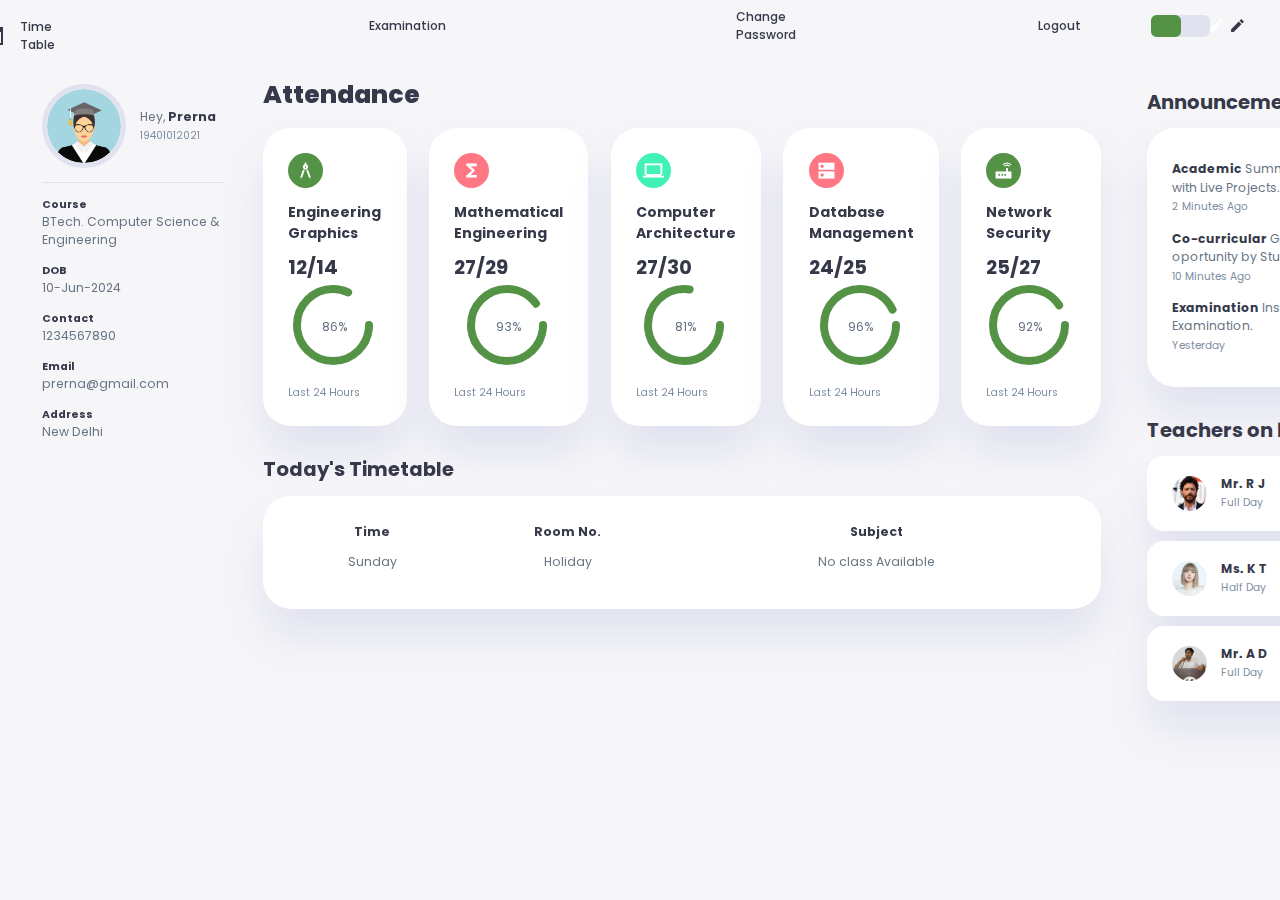
<file: dashboard/index.html>
<!DOCTYPE html>
<html lang="en">
<head>
    <meta charset="UTF-8">
    <meta http-equiv="X-UA-Compatible" content="IE=edge">
    <meta name="viewport" content="width=device-width, initial-scale=1.0">
    <title>Student Dashboard</title>
    <link rel="shortcut icon" href="/assets/log.jpg">
    <link href="https://fonts.googleapis.com/icon?family=Material+Icons+Sharp" rel="stylesheet">
    <link rel="stylesheet" href="style.css">
</head>
<body>
    <header>
        <div class="logo" title="University Management System">
            <img src="../assets/log.jpg" alt="">
            <h2>IGDTUW</h2>
        </div>
        <div class="navbar">
            <a href="index.html" class="active">
                <span class="material-icons-sharp">home</span>
                <h3>Home</h3>
            </a>
            <a href="timetable.html" onclick="timeTableAll()">
                <span class="material-icons-sharp">today</span>
                <h3>Time Table</h3>
            </a> 
            <a href="exam.html">
                <span class="material-icons-sharp">grid_view</span>
                <h3>Examination</h3>
            </a>
            <a href="password.html">
                <span class="material-icons-sharp">password</span>
                <h3>Change Password</h3>
            </a>
            <a href="../index.html">
                <span class="material-icons-sharp" onclick="">logout</span>
                <h3>Logout</h3>
            </a>
        </div>
        <div id="profile-btn">
            <span class="material-icons-sharp">person</span>
        </div>
        <div class="theme-toggler">
            <span class="material-icons-sharp active">light_mode</span>
            <span class="material-icons-sharp">dark_mode</span>
        </div>
        
    </header>
    <div class="container">
        <aside>
            <div class="profile">
                <div class="top">
                    <div class="profile-photo">
                        <img src="./images/Student_icon.svg.png" alt="">
                    </div>
                    <div class="info">
                        <p>Hey, <b>Prerna</b> </p>
                        <small class="text-muted">19401012021</small>
                    </div>
                </div>
                <div class="about">
                    <h5>Course</h5>
                    <p>BTech. Computer Science & Engineering</p>
                    <h5>DOB</h5>
                    <p>10-Jun-2024</p>
                    <h5>Contact</h5>
                    <p>1234567890</p>
                    <h5>Email</h5>
                    <p>prerna@gmail.com</p>
                    <h5>Address</h5>
                    <p>New Delhi</p>
                </div>
            </div>
        </aside>

        <main>
            <h1>Attendance</h1>
            <div class="subjects">
                <div class="eg">
                    <span class="material-icons-sharp">architecture</span>
                    <h3>Engineering Graphics</h3>
                    <h2>12/14</h2>
                    <div class="progress">
                        <svg><circle cx="38" cy="38" r="36"></circle></svg>
                        <div class="number"><p>86%</p></div>
                    </div>
                    <small class="text-muted">Last 24 Hours</small>
                </div>
                <div class="mth">
                    <span class="material-icons-sharp">functions</span>
                    <h3>Mathematical Engineering</h3>
                    <h2>27/29</h2>
                    <div class="progress">
                        <svg><circle cx="38" cy="38" r="36"></circle></svg>
                        <div class="number"><p>93%</p></div>
                    </div>
                    <small class="text-muted">Last 24 Hours</small>
                </div>
                <div class="cs">
                    <span class="material-icons-sharp">computer</span>
                    <h3>Computer Architecture</h3>
                    <h2>27/30</h2>
                    <div class="progress">
                        <svg><circle cx="38" cy="38" r="36"></circle></svg>
                        <div class="number"><p>81%</p></div>
                    </div>
                    <small class="text-muted">Last 24 Hours</small>
                </div>
                <div class="cg">
                    <span class="material-icons-sharp">dns</span>
                    <h3>Database Management</h3>
                    <h2>24/25</h2>
                    <div class="progress">
                        <svg><circle cx="38" cy="38" r="36"></circle></svg>
                        <div class="number"><p>96%</p></div>
                    </div>
                    <small class="text-muted">Last 24 Hours</small>
                </div>
                <div class="net">
                    <span class="material-icons-sharp">router</span>
                    <h3>Network Security</h3>
                    <h2>25/27</h2>
                    <div class="progress">
                        <svg><circle cx="38" cy="38" r="36"></circle></svg>
                        <div class="number"><p>92%</p></div>
                    </div>
                    <small class="text-muted">Last 24 Hours</small>
                </div>
            </div>

            <div class="timetable" id="timetable">
                <div>
                    <span id="prevDay">&lt;</span>
                    <h2>Today's Timetable</h2>
                    <span id="nextDay">&gt;</span>
                </div>
                <span class="closeBtn" onclick="timeTableAll()">X</span>
                <table>
                    <thead>
                        <tr>
                            <th>Time</th>
                            <th>Room No.</th>
                            <th>Subject</th>
                            <th></th>
                        </tr>
                    </thead>
                    <tbody></tbody>
                </table>
            </div>
        </main>

        <div class="right">
            <div class="announcements">
                <h2>Announcements</h2>
                <div class="updates">
                    <div class="message">
                        <p> <b>Academic</b> Summer training internship with Live Projects.</p>
                        <small class="text-muted">2 Minutes Ago</small>
                    </div>
                    <div class="message">
                        <p> <b>Co-curricular</b> Global internship oportunity by Student organization.</p>
                        <small class="text-muted">10 Minutes Ago</small>
                    </div>
                    <div class="message">
                        <p> <b>Examination</b> Instructions for Mid Term Examination.</p>
                        <small class="text-muted">Yesterday</small>
                    </div>
                </div>
            </div>

            <div class="leaves">
                <h2>Teachers on leave</h2>
                <div class="teacher">
                    <div class="profile-photo"><img src="./images/profile-2.jpeg" alt=""></div>
                    <div class="info">
                        <h3>Mr. R J</h3>
                        <small class="text-muted">Full Day</small>
                    </div>
                </div>
                <div class="teacher">
                    <div class="profile-photo"><img src="./images/profile-3.jpg" alt=""></div>
                    <div class="info">
                        <h3>Ms. K T</h3>
                        <small class="text-muted">Half Day</small>
                    </div>
                </div>
                <div class="teacher">
                    <div class="profile-photo"><img src="./images/profile-4.jpg" alt=""></div>
                    <div class="info">
                        <h3>Mr. A D</h3>
                        <small class="text-muted">Full Day</small>
                    </div>
                </div>
            </div>

        </div>
    </div>

    <script src="timeTable.js"></script>
    <script src="app.js"></script>
</body>
</html>
</file>
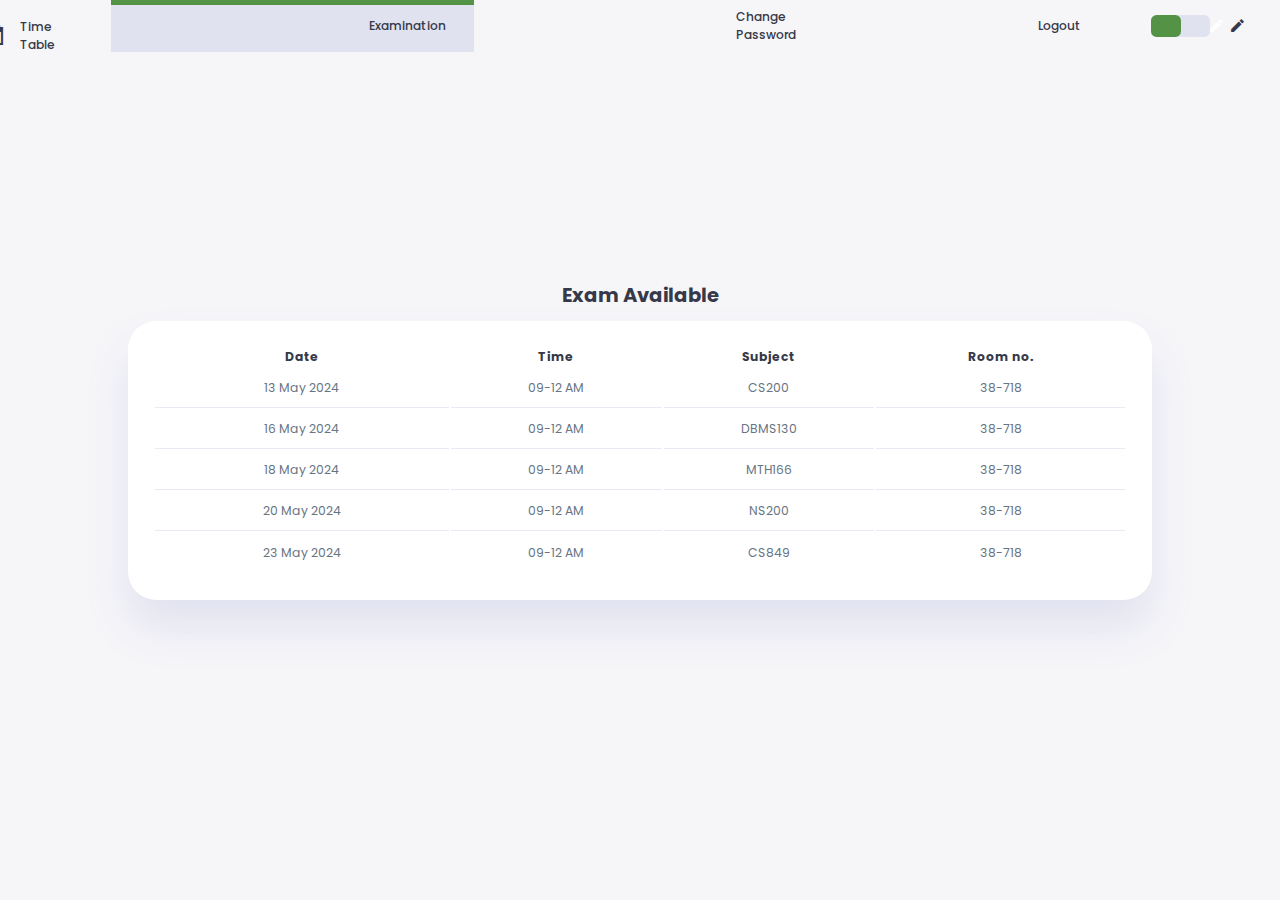
<file: dashboard/exam.html>
<!DOCTYPE html>
<html lang="en">
<head>
    <meta charset="UTF-8">
    <meta http-equiv="X-UA-Compatible" content="IE=edge">
    <meta name="viewport" content="width=device-width, initial-scale=1.0">
    <title>Student Dashboard</title>
    <link href="https://fonts.googleapis.com/icon?family=Material+Icons+Sharp" rel="stylesheet">
    <link rel="shortcut icon" href="./images/logo.png">
    <link rel="stylesheet" href="style.css">

    <style>
        body{overflow: hidden;}
        header{position: relative;}
        .exam{
            display: flex;
            align-items: center;
            justify-content: center;
            flex-direction: column;
            height: 80vh;
            width: 80%;
            margin: auto;
        }
    </style>
</head>
<body>
    <header>
        <div class="logo">
            <img src="/assets/log.jpg" alt="">
            <h2>IGDTUW</h2>
        </div>
        <div class="navbar">
            <a href="index.html">
                <span class="material-icons-sharp">home</span>
                <h3>Home</h3>
            </a>
            <a href="timetable.html" onclick="timeTableAll()">
                <span class="material-icons-sharp">today</span>
                <h3>Time Table</h3>
            </a> 
            <a href="exam.html" class="active">
                <span class="material-icons-sharp">grid_view</span>
                <h3>Examination</h3>
            </a>
            <a href="password.html">
                <span class="material-icons-sharp">password</span>
                <h3>Change Password</h3>
            </a>
            <a href="/index.html">
                <span class="material-icons-sharp">logout</span>
                <h3>Logout</h3>
            </a>
        </div>
        <div id="profile-btn" style="display: none;">
            <span class="material-icons-sharp">person</span>
        </div>
        <div class="theme-toggler">
            <span class="material-icons-sharp active">light_mode</span>
            <span class="material-icons-sharp">dark_mode</span>
        </div>
    </header>

    <main>
        <div class="exam timetable">
            <h2>Exam Available</h2>
            <table>
                <thead>
                    <tr>
                        <th>Date</th>
                        <th>Time</th>
                        <th>Subject</th>
                        <th>Room no.</th>
                    </tr>
                </thead>
                <tbody>
                    <tr>
                        <td>13 May 2024</td>
                        <td>09-12 AM</td>
                        <td>CS200</td>
                        <td>38-718</td>
                    </tr>
                    <tr>
                        <td>16 May 2024</td>
                        <td>09-12 AM</td>
                        <td>DBMS130</td>
                        <td>38-718</td>
                    </tr>
                    <tr>
                        <td>18 May 2024</td>
                        <td>09-12 AM</td>
                        <td>MTH166</td>
                        <td>38-718</td>
                    </tr>
                    <tr>
                        <td>20 May 2024</td>
                        <td>09-12 AM</td>
                        <td>NS200</td>
                        <td>38-718</td>
                    </tr>
                    <tr>
                        <td>23 May 2024</td>
                        <td>09-12 AM</td>
                        <td>CS849</td>
                        <td>38-718</td>
                    </tr>
                </tbody>
            </table>
        </div>
    </main>
    </main>

</body>

<script src="app.js"></script>
</html>
</file>
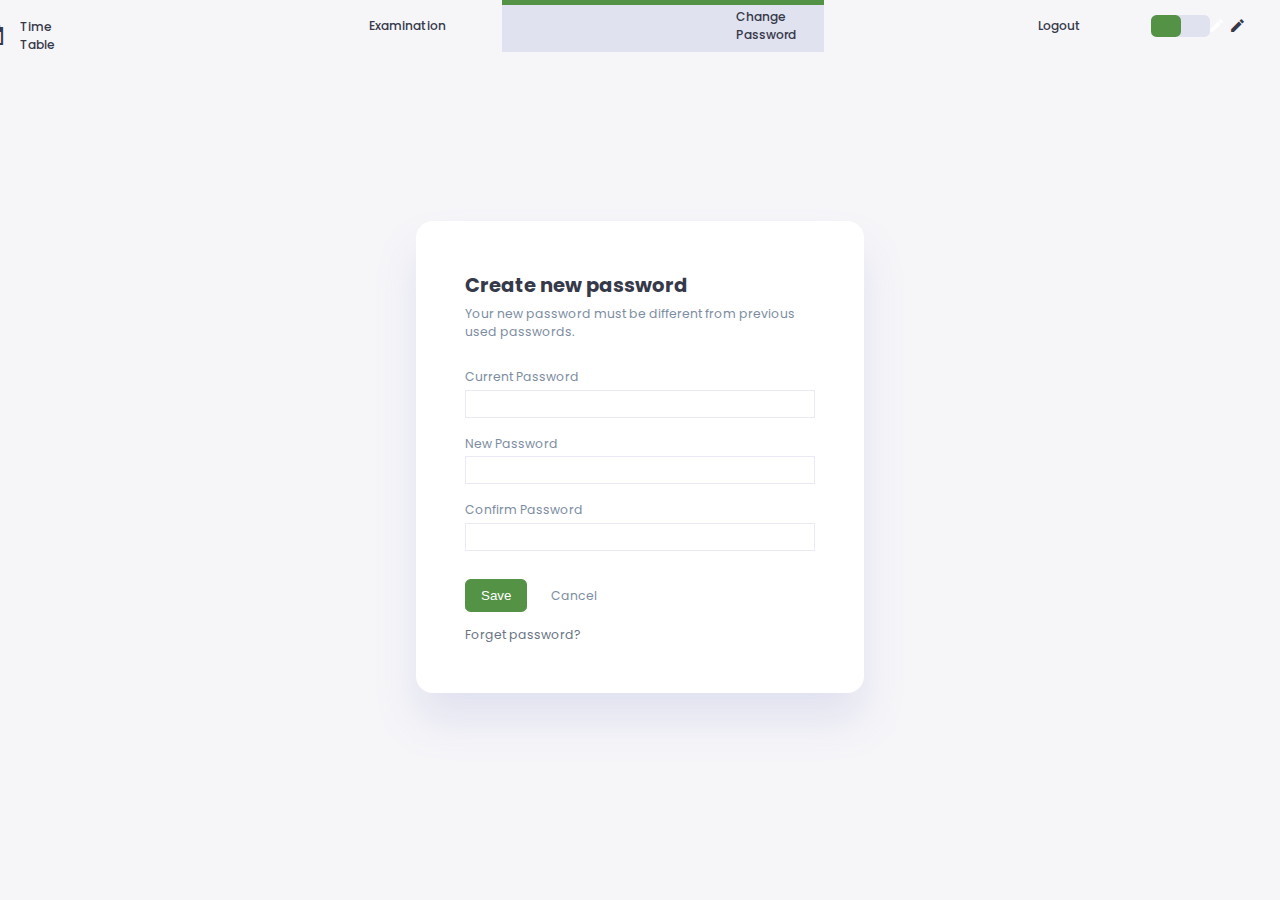
<file: dashboard/password.html>
<!DOCTYPE html>
<html lang="en">
<head>
    <meta charset="UTF-8">
    <meta http-equiv="X-UA-Compatible" content="IE=edge">
    <meta name="viewport" content="width=device-width, initial-scale=1.0">
    <title>Student Dashboard</title>
    <link href="https://fonts.googleapis.com/icon?family=Material+Icons+Sharp" rel="stylesheet">
    <link rel="shortcut icon" href="./images/logo.png">
    <link rel="stylesheet" href="style.css">

    <style>
        header{position: relative;}
        .change-password-container{
            display: flex;
            align-items: center;
            justify-content: center;
            width: 100%;
            height: 90vh;
        }
        .change-password-container form{
            display: flex;
            flex-direction: column;
            justify-content: center;
            border-radius: var(--border-radius-2);
            padding : 3.5rem;
            background-color: var(--color-white);
            box-shadow: var(--box-shadow);
            width: 95%;
            max-width: 32rem;
        }
        .change-password-container form:hover{box-shadow: none;}
        .change-password-container form input[type=password]{
            border: none;
            outline: none;
            border: 1px solid var(--color-light);
            background: transparent;
            height: 2rem;
            width: 100%;
            padding: 0 .5rem;
        }
        .change-password-container form .box{
            padding: .5rem 0;
        }
        .change-password-container form .box p{
            line-height: 2;
        }
        .change-password-container form h2+p{margin: .4rem 0 1.2rem 0;} 
        .btn{
            background: none;
            border: none;
            border: 2px solid var(--color-primary) !important;
            border-radius: var(--border-radius-1);
            padding: .5rem 1rem;
            color: var(--color-white);
            background-color: var(--color-primary);
            cursor: pointer;
            margin: 1rem 1.5rem 1rem 0;
            margin-top: 1.5rem;
        }
        .btn:hover{
            color: var(--color-primary);
            background-color: transparent;
        }
    </style>

</head>
<body>
    <header>
        <div class="logo">
            <img src="/assets/log.jpg" alt="">
            <h2>IGDTUW</h2>
        </div>
        <div class="navbar">
            <a href="index.html">
                <span class="material-icons-sharp">home</span>
                <h3>Home</h3>
            </a>
            <a href="timetable.html" onclick="timeTableAll()">
                <span class="material-icons-sharp">today</span>
                <h3>Time Table</h3>
            </a> 
            <a href="exam.html">
                <span class="material-icons-sharp">grid_view</span>
                <h3>Examination</h3>
            </a>
            <a href="password.html" class="active">
                <span class="material-icons-sharp">password</span>
                <h3>Change Password</h3>
            </a>
            <a href="/index.html">
                <span class="material-icons-sharp">logout</span>
                <h3>Logout</h3>
            </a>
        </div>
        <div id="profile-btn" style="display: none;">
            <span class="material-icons-sharp">person</span>
        </div>
        <div class="theme-toggler">
            <span class="material-icons-sharp active">light_mode</span>
            <span class="material-icons-sharp">dark_mode</span>
        </div>
    </header>

    <div class="change-password-container">
        <form action="">
            <h2>Create new password</h2>
            <p class="text-muted">Your new password must be different from previous used passwords.</p>
            <div class="box">
                <p class="text-muted">Current Password</p>
                <input type="password" id="currentpass">
            </div>
            <div class="box">
                <p class="text-muted">New Password</p>
                <input type="password" id="newpass">
            </div>
            <div class="box">
                <p class="text-muted">Confirm Password</p>
                <input type="password" id="confirmpass">
            </div>
            <div class="button">
                <input type="submit" value="Save" class="btn">
                <a href="index.html" class="text-muted">Cancel</a>
            </div>
            <a href="#"><p>Forget password?</p></a>
        </form>    
    </div>

</body>

<script src="app.js"></script>

</html>
</file>
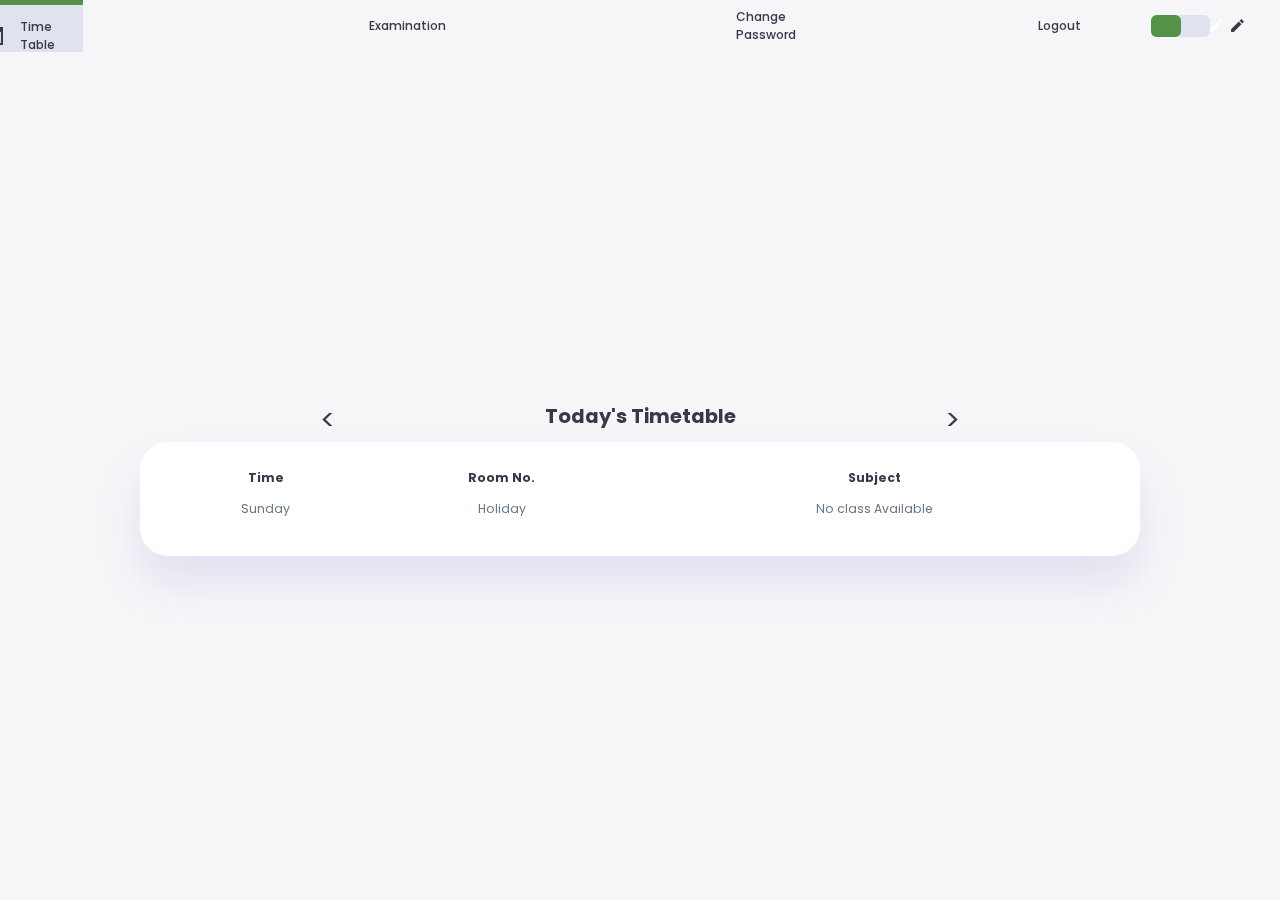
<file: dashboard/timetable.html>
<!DOCTYPE html>
<html lang="en">
<head>
    <meta charset="UTF-8">
    <meta http-equiv="X-UA-Compatible" content="IE=edge">
    <meta name="viewport" content="width=device-width, initial-scale=1.0">
    <title>Student Dashboard</title>
    <link href="https://fonts.googleapis.com/icon?family=Material+Icons+Sharp" rel="stylesheet">
    <link rel="shortcut icon" href="./images/logo.png">
    <link rel="stylesheet" href="style.css">
</head>
<body>
    <header>
        <div class="logo">
            <img src="/assets/log.jpg" alt="">
            <h2>IGDTUW</h2>
        </div>
        <div class="navbar">
            <a href="index.html">
                <span class="material-icons-sharp">home</span>
                <h3>Home</h3>
            </a>
            <a href="timetable.html" class="active" onclick="timeTableAll()">
                <span class="material-icons-sharp">today</span>
                <h3>Time Table</h3>
            </a> 
            <a href="exam.html">
                <span class="material-icons-sharp">grid_view</span>
                <h3>Examination</h3>
            </a>
            <a href="password.html">
                <span class="material-icons-sharp">password</span>
                <h3>Change Password</h3>
            </a>
            <a href="/index.html">
                <span class="material-icons-sharp">logout</span>
                <h3>Logout</h3>
            </a>
        </div>
        <div id="profile-btn" style="display: none;">
            <span class="material-icons-sharp">person</span>
        </div>
        <div class="theme-toggler">
            <span class="material-icons-sharp active">light_mode</span>
            <span class="material-icons-sharp">dark_mode</span>
        </div>
        
    </header>

    <main style="margin: 0;">
        <div class="timetable active" id="timetable">
            <div>
                <span id="prevDay">&lt;</span>
                <h2>Today's Timetable</h2>
                <span id="nextDay">&gt;</span>
            </div>
            <table>
                <thead>
                    <tr>
                        <th>Time</th>
                        <th>Room No.</th>
                        <th>Subject</th>
                        <th></th>
                    </tr>
                </thead>
                <tbody></tbody>
            </table>
        </div>
    </main>

</body>

<script src="timeTable.js"></script>
<script src="app.js"></script>
</html>
</file>
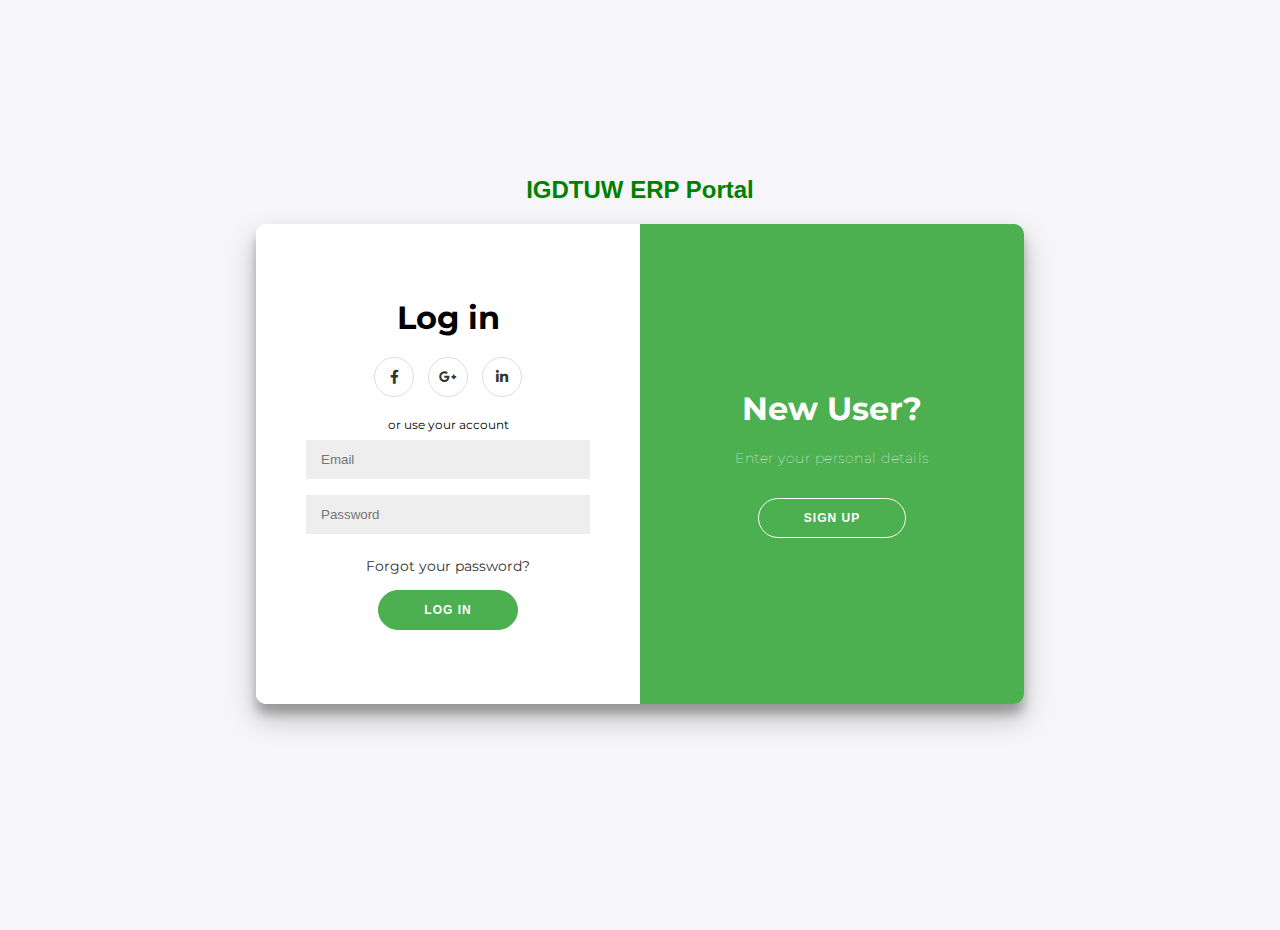
<file: login/login.html>
<!DOCTYPE html>
<html lang="en">
<head>
    <link rel="stylesheet" href="https://cdnjs.cloudflare.com/ajax/libs/font-awesome/5.14.0/css/all.min.css">
    <link rel="stylesheet" type="text/css" href="login.css">

    <meta charset="UTF-8">
    <meta name="viewport" content="width=device-width, initial-scale=1.0">
    <title>Sign in/up</title>
</head>
<body>
    <h2 style="color: green; font-family: Arial;">IGDTUW ERP Portal</h2>
    <div class="container" id="container">
        <div class="form-container sign-up-container">
            <form action="#">
                <h1>Create Account</h1>
                <div class="social-container">
                    <a href="#" class="social"><i class="fab fa-facebook-f"></i></a>
                    <a href="#" class="social"><i class="fab fa-google-plus-g"></i></a>
                    <a href="#" class="social"><i class="fab fa-linkedin-in"></i></a>
                </div>
                <span>or use your email for registration</span>
                <input type="text" placeholder="Name" />
                <input type="email" placeholder="Email" />
                <input type="password" placeholder="Password" />
                <button>Sign Up</button>
            </form>
        </div>
        <div class="form-container sign-in-container">
            <form id="loginForm">
                <h1>Log in</h1>
                <div class="social-container">
                    <a href="#" class="social"><i class="fab fa-facebook-f"></i></a>
                    <a href="#" class="social"><i class="fab fa-google-plus-g"></i></a>
                    <a href="#" class="social"><i class="fab fa-linkedin-in"></i></a>
                </div>
                <span>or use your account</span>
                <input type="text" id="email" placeholder="Email" />
                <input type="password" id="password"  placeholder="Password" />
                <a href="#">Forgot your password?</a>
                <button type="submit" id="logIn">Log In</button>
                <!-- on clicking log in, redirect to the dashboard, code in login.js -->
            </form>
            
        </div>
        <div class="overlay-container">
            <div class="overlay">
                <div class="overlay-panel overlay-left">
                    <h1>Welcome Back!</h1>
                    <p>Sign in to the ERP portal.</p>
                    <button class="ghost" id="signIn">Sign In</button>

                </div>
                <div class="overlay-panel overlay-right">
                    <h1>New User?</h1>
                    <p>Enter your personal details</p>
                    <button class="ghost" id="signUp">Sign Up</button>
                    <!-- <a href="/dashboard/index.html"><button class="ghost" id="signUp">Sign Up</button></a> -->
                </div>
            </div>
        </div>
    </div>
    <script>
    window.onload = function() {
        window.validationPassed = false; // Add this line

        document.getElementById('logIn').addEventListener('click', function(event) {                
            var username = document.getElementById('email').value;
            var password = document.getElementById('password').value;

            if(username === "" || password === "") {
                event.preventDefault();
                event.stopPropagation();
                alert("Email and password cannot be empty");
            } else {
                window.validationPassed = true; // Set the variable to true if the validation passes
            }
        });
    };
    </script>
    <script src="login.js"></script> 
    
</body>
</html>
</file>
<file: dashboard/style.css>
@import url('https://fonts.googleapis.com/css2?family=Cairo:wght@200;300;400;500;600;700;800;900&family=Poppins:wght@300;400;500;600;700;800&display=swap');

:root{
    --color-primary: #549246;
    --color-danger: #ff7782;
    --color-success: #41f1b6;
    --color-warning: #ffbb55;
    --color-white: #fff;
    --color-info: #7d8da1;
    --color-dark: #363949;
    --color-light: rgba(132, 139, 200, 0.18);
    --color-dark-varient: #677483;
    --color-background: #f6f6f9;
    
    --card-border-radius: 2rem;
    --border-radius-1: 0.4rem;
    --border-radius-2: 1.2rem;

    --card-padding: 1.8rem;
    --box-shadow: 0 2rem 3rem var(--color-light)    
}

.dark-theme{
    --color-background: #181a1e;
    --color-white: #202528;
    --color-dark: #edeffd;
    --color-dark-varient: #a3bdcc;
    --color-light: rgba(0,0,0,0.4);
    --box-shadow: 0 2rem 3rem var(--color-light)
}


*{
    margin:0;
    padding: 0;
    text-decoration: none;
    list-style: none;
    box-sizing: border-box;
}

html{
    font-size: 14px;
    scroll-behavior: smooth;
}
body{
    font-family: 'Poppins', sans-serif;
    font-size: .88rem;
    background: var(--color-background);
    user-select: none;
    overflow-x: hidden;
    color: var(--color-dark);
}
*{
    color: var(--color-dark);
}
img{
    display: block;
    width: 100%;
}
h1{
    font-weight: 800;
    font-size: 1.8rem;
}
h2{font-size: 1.4rem;}
h3{font-size: .87rem;}
h4{font-size: .8rem;}
h5{font-size: .77rem;}
small{font-size: .75rem;}

.text-muted{color: var(--color-info);}
p{color: var(--color-dark-varient);}
b{color: var(--color-dark);}

.primary{color: var(--color-primary);}
.danger{color: var(--color-danger);}
.success{color: var(--color-success)}
.warning{color: var(--color-warning);}

.container{
    position: relative;
    display: grid;
    width: 93%;
    margin: 0 3rem;
    gap: 1.8rem;
    grid-template-columns: 14rem auto 23rem;
    padding-top: 4rem;
}
header h3{font-weight: 500;} 
header{
    position: fixed;
    width: 100vw;
    z-index: 1000;
    background-color: var(--color-background);
}
header.active{box-shadow: var(--box-shadow);}
header .logo{
    display: flex;
    gap: .8rem;
    margin-right: auto;
}
header .logo img{
    width: 2rem;
    height: 2rem;
}

header,
header .navbar{
    display: flex;
    align-items: center;
    justify-content: flex-end;
    padding: 0 3rem;
    color: var(--color-info);
}
header .navbar a{
    display: flex;
    margin-left: 2rem;
    gap: 1rem;
    align-items: center;
    justify-content: space-between;
    position: relative;
    height: 3.7rem;
    transition: all 300ms ease;
    padding: 0 2rem;
}
header .navbar a:hover {
    padding-top: 1.5rem;
}
header .navbar a.active{
    background: var(--color-light);
    color: var(--color-primary);
}
header .navbar a.active::before{
    content: "";
    background-color: var(--color-primary);
    position: absolute;
    height: 5px;
    width: 100%;
    left: 0;top: 0;
}
header #profile-btn{
    display: none;
    font-size: 2rem;
    margin: .5rem 2rem 0 0;
    cursor: pointer;
}
header .theme-toggler{
    background: var(--color-light);
    display: flex;
    justify-content: space-between;
    align-items: center;
    height: 1.6rem;
    width: 4.2rem;
    cursor: pointer;
    border-radius: var(--border-radius-1);
    margin-right: 2rem;
}
header .theme-toggler span{
    font-size: 1.2rem;
    width: 50%;
    height: 100%;
    display: flex;
    align-items: center;
    justify-content: center;
}
header .theme-toggler span.active{
    background-color: var(--color-primary);
    color: white;
    border-radius: var(--border-radius-1);
}

/* Profile section  */
aside .profile{
    margin-top: 2rem;
    width: 13rem;
    position: fixed;
}
aside .profile .top{
    display: flex;
    align-items: center;
    gap: 1rem;
    border-bottom: 1px solid var(--color-light);
    padding-bottom: 1rem;
}
aside .profile .top:hover .profile-photo{
    scale: 1.05;
}
aside .profile .top .profile-photo{
    width: 6rem;
    height: 6rem;
    border-radius: 50%;
    overflow: hidden;
    border: 5px solid var(--color-light);
    transition: all 400ms ease;
}
aside .profile .about p{
    padding-bottom: 1rem;
}
aside .profile .about{
    margin-top: 1rem;
}

/* Home Section  */
main{
    position: relative;
    margin-top: 1.4rem;
}
main .subjects{
    display: grid;
    grid-template-columns: repeat(5, 1fr);
    gap: 1.6rem;
}

main .subjects > div{
    background-color: var(--color-white);
    padding: var(--card-padding);
    border-radius: var(--card-border-radius);
    margin-top: 1rem;
    box-shadow: var(--box-shadow);
    transition: all 300ms ease;
}
main .subjects > div:hover{
    box-shadow: none;
}
main .subjects > div span{
    background-color: var(--color-primary);
    padding: .5rem;
    border-radius: 50%;
    color: var(--color-white);
    font-size: 1.5rem;
}
main .subjects > div.mth span,main .subjects > div.cg span{background: var(--color-danger);}
main .subjects > div.cs span{background: var(--color-success);}

main .subjects h3{
    margin: 1rem 0 0.6rem;
    font-size: 1rem;
}
main .subjects .progress{
    position: relative;
    width: 89px;
    height: 89px;
    border-radius: 50%;
    margin: auto;
}
main .subjects svg circle{
    fill: none;
    stroke: var(--color-primary);
    stroke-width: 8;
    stroke-linecap: round;
    transform: translate(5px, 5px);
    stroke-dasharray: 110;
    stroke-dashoffset: 92;
}
main .subjects .eg svg circle{
    stroke-dashoffset: 25;
    stroke-dasharray: 210;
}
main .subjects .mth svg circle{
    stroke-dashoffset: 7;
    stroke-dasharray: 210;
}
main .subjects .cs svg circle{
    stroke-dashoffset: 35;
    stroke-dasharray: 210;
}
main .subjects .cg svg circle{
    stroke-dashoffset: 0;
    stroke-dasharray: 210;
}
main .subjects .net svg circle{
    stroke-dashoffset: 5;
    stroke-dasharray: 210;
}
main .subjects .progress .number{
    position: absolute;
    top: 0;left: 0;
    height: 100%;
    width: 100%;
    display: flex;
    justify-content: center;
    align-items: center;
}
main .subjects small{
    margin-top: 1rem;
    display: block;
}
main .timetable{
    margin-top: 2rem;
}
main .timetable h2{
    margin-bottom: .8rem;
}
main .timetable table{
    background-color: var(--color-white);
    width: 100%;
    border-radius: var(--card-border-radius);
    padding: var(--card-padding);
    text-align: center;
    box-shadow: var(--box-shadow);
    transition: all 300ms ease;
}
main .timetable span{display: none;}
main .timetable table:hover{box-shadow: none;}
main table tbody td{
    height: 2.8rem;
    border-bottom: 1px solid var(--color-light);
    color: var(--color-dark-varient);
}
main table tbody tr:last-child td{border: none;}

main .timetable.active{
    width: 100%;
    height: 100vh;
    position: fixed;
    top: 0;left: 0;
    display: flex;
    flex-direction: column;
    align-items: center;
    justify-content: center;
}
main .timetable.active h2{
    color: var(--color-dark);
}
main .timetable.active table{
    width: 90%;
    max-width: 1000px;
    position: relative;
}
main .timetable.active span{
    display: block;
    font-size: 2rem;
    color: var(--color-dark);
    cursor: pointer;
}
.timetable div{
    position: relative;
    width: 50%;
    display: flex;
    align-items: center;
    justify-content: space-between;
}
main .timetable.active .closeBtn{
    position: absolute;
    top: 5%;right: 5%;
}


/* Right  */
.right{margin-top: 2.2rem;padding-left: 1.5rem;}

.right .announcements h2{margin-bottom: .8rem;}
.right .announcements .updates{
    background-color: var(--color-white);
    padding: var(--card-padding);
    border-radius: var(--card-border-radius);
    box-shadow: var(--box-shadow);
    transition: all 300ms ease;
}
.right .announcements .updates:hover{box-shadow: none;}
.right .announcements .updates .message{
    gap: 1rem;
    line-height: 1.5;
    padding: .5rem 0;
}

/* Teachers on leave  */
.right .leaves{margin-top: 2rem;}
.right .leaves h2{margin-bottom: .8rem;}
.right .leaves .teacher{
    background: var(--color-white);
    display: flex;
    align-items: center;
    gap: 1rem;
    margin-bottom: .7rem;
    padding: 1.4rem var(--card-padding);
    border-radius: var(--border-radius-2);
    transition: all 300ms ease;
    box-shadow: var(--box-shadow);
}
.right .profile-photo{
    width: 2.5rem;
    height: 2.5rem;
    border-radius: 50%;
    overflow: hidden;
}
.right .leaves .teacher:hover{box-shadow: none;}

/* MEDIA QUERIES  */
@media screen and (max-width: 1200px) {
    html{font-size: 12px;}
    .container{
        grid-template-columns: 13rem auto 20rem;
    }
    header{position: fixed;}
    .container{padding-top: 4rem;}
    header .logo h2{display: none;}
    header .navbar h3{display: none;}
    header .navbar a{width: 4.5rem; padding: 0 1rem;}

    main .subjects{
        grid-template-columns: repeat(2, 1fr);
        gap: 1;
    }
    main .timetable{
        width: 150%;
        position: absolute;
        padding: 4rem 0 0 0;
    }
}


@media screen and (max-width: 768px){
    html{font-size: 10px;}
    header{padding: 0 .8rem;}
    .container{width: 100%; grid-template-columns: 1fr;margin: 0;}
    header #profile-btn{display: inline;}
    header .navbar{padding: 0;}
    header .navbar a{margin: 0 .5rem 0 0;}
    header .theme-toggler{margin: 0;}
    aside{
        position: absolute;
        top: 4rem;left: 0;right: 0;
        background-color: var(--color-white);
        padding-left: 2rem;
        transform: translateX(-100%);
        z-index: 10;
        width:18rem;
        height: 100%;
        box-shadow: 1rem 3rem 4rem var(--color-light);
        transition: all 2s ease;
    }
    aside.active{
        transform: translateX(0);
    }
    main{padding: 0 2rem;}
    main .timetable{
        position: relative;
        margin: 3rem 0 0 0;
        width: 100%;
    }
    main .timetable table{
        width: 100%;
        margin: 0;
    }
    .right{
        width: 100%;
        padding: 2rem;
    }
}
</file>
<file: login/login.css>
@import url('https://fonts.googleapis.com/css?family=Montserrat:400,800');

* {
	box-sizing: border-box;
}

body {
	background: #f6f5f7;
	display: flex;
	justify-content: center;
	align-items: center;
	flex-direction: column;
	font-family: 'Montserrat', sans-serif;
	height: 100vh;
	margin: -20px 0 50px;
}

h1 {
	font-weight: bold;
	margin: 0;
}

h2 {
	text-align: center;
}

p {
	font-size: 14px;
	font-weight: 100;
	line-height: 20px;
	letter-spacing: 0.5px;
	margin: 20px 0 30px;
}

span {
	font-size: 12px;
}

a {
	color: #333;
	font-size: 14px;
	text-decoration: none;
	margin: 15px 0;
}

button {
	border-radius: 20px;
	border: 1px solid #4CAF50;
	background-color: #4CAF50;
	color: #FFFFFF;
	font-size: 12px;
	font-weight: bold;
	padding: 12px 45px;
	letter-spacing: 1px;
	text-transform: uppercase;
	transition: transform 80ms ease-in;
}

button:active {
	transform: scale(0.95);
}

button:focus {
	outline: none;
}

button.ghost {
	background-color: transparent;
	border-color: #FFFFFF;
}

form {
	background-color: #FFFFFF;
	display: flex;
	align-items: center;
	justify-content: center;
	flex-direction: column;
	padding: 0 50px;
	height: 100%;
	text-align: center;
}

input {
	background-color: #eee;
	border: none;
	padding: 12px 15px;
	margin: 8px 0;
	width: 100%;
}

.container {
	background-color: #fff;
	border-radius: 10px;
  	box-shadow: 0 14px 28px rgba(0,0,0,0.25), 
			0 10px 10px rgba(0,0,0,0.22);
	position: relative;
	overflow: hidden;
	width: 768px;
	max-width: 100%;
	min-height: 480px;
}

.form-container {
	position: absolute;
	top: 0;
	height: 100%;
	transition: all 0.6s ease-in-out;
}

.sign-in-container {
	left: 0;
	width: 50%;
	z-index: 2;
}

.container.right-panel-active .sign-in-container {
	transform: translateX(100%);
}

.sign-up-container {
	left: 0;
	width: 50%;
	opacity: 0;
	z-index: 1;
}

.container.right-panel-active .sign-up-container {
	transform: translateX(100%);
	opacity: 1;
	z-index: 5;
	animation: show 0.6s;
}

@keyframes show {
	0%, 49.99% {
		opacity: 0;
		z-index: 1;
	}
	
	50%, 100% {
		opacity: 1;
		z-index: 5;
	}
}

.overlay-container {
	position: absolute;
	top: 0;
	left: 50%;
	width: 50%;
	height: 100%;
	overflow: hidden;
	transition: transform 0.6s ease-in-out;
	z-index: 100;
}

.container.right-panel-active .overlay-container{
	transform: translateX(-100%);
}

.overlay {
	background: #4CAF50;
	background: -webkit-linear-gradient(to right, #4CAF50, #4CAF50);
	background: linear-gradient(to right, #4CAF50, #4CAF50);
	background-repeat: no-repeat;
	background-size: cover;
	background-position: 0 0;
	color: #FFFFFF;
	position: relative;
	left: -100%;
	height: 100%;
	width: 200%;
  	transform: translateX(0);
	transition: transform 0.6s ease-in-out;
}

.container.right-panel-active .overlay {
  	transform: translateX(50%);
}

.overlay-panel {
	position: absolute;
	display: flex;
	align-items: center;
	justify-content: center;
	flex-direction: column;
	padding: 0 40px;
	text-align: center;
	top: 0;
	height: 100%;
	width: 50%;
	transform: translateX(0);
	transition: transform 0.6s ease-in-out;
}

.overlay-left {
	transform: translateX(-20%);
}

.container.right-panel-active .overlay-left {
	transform: translateX(0);
}

.overlay-right {
	right: 0;
	transform: translateX(0);
}

.container.right-panel-active .overlay-right {
	transform: translateX(20%);
}

.social-container {
	margin: 20px 0;
}

.social-container a {
	border: 1px solid #DDDDDD;
	border-radius: 50%;
	display: inline-flex;
	justify-content: center;
	align-items: center;
	margin: 0 5px;
	height: 40px;
	width: 40px;
}

footer {
    background-color: #222;
    color: #fff;
    font-size: 14px;
    bottom: 0;
    position: fixed;
    left: 0;
    right: 0;
    text-align: center;
    z-index: 999;
}

footer p {
    margin: 10px 0;
}

footer i {
    color: red;
}

footer a {
    color: #3c97bf;
    text-decoration: none;
}
</file>
